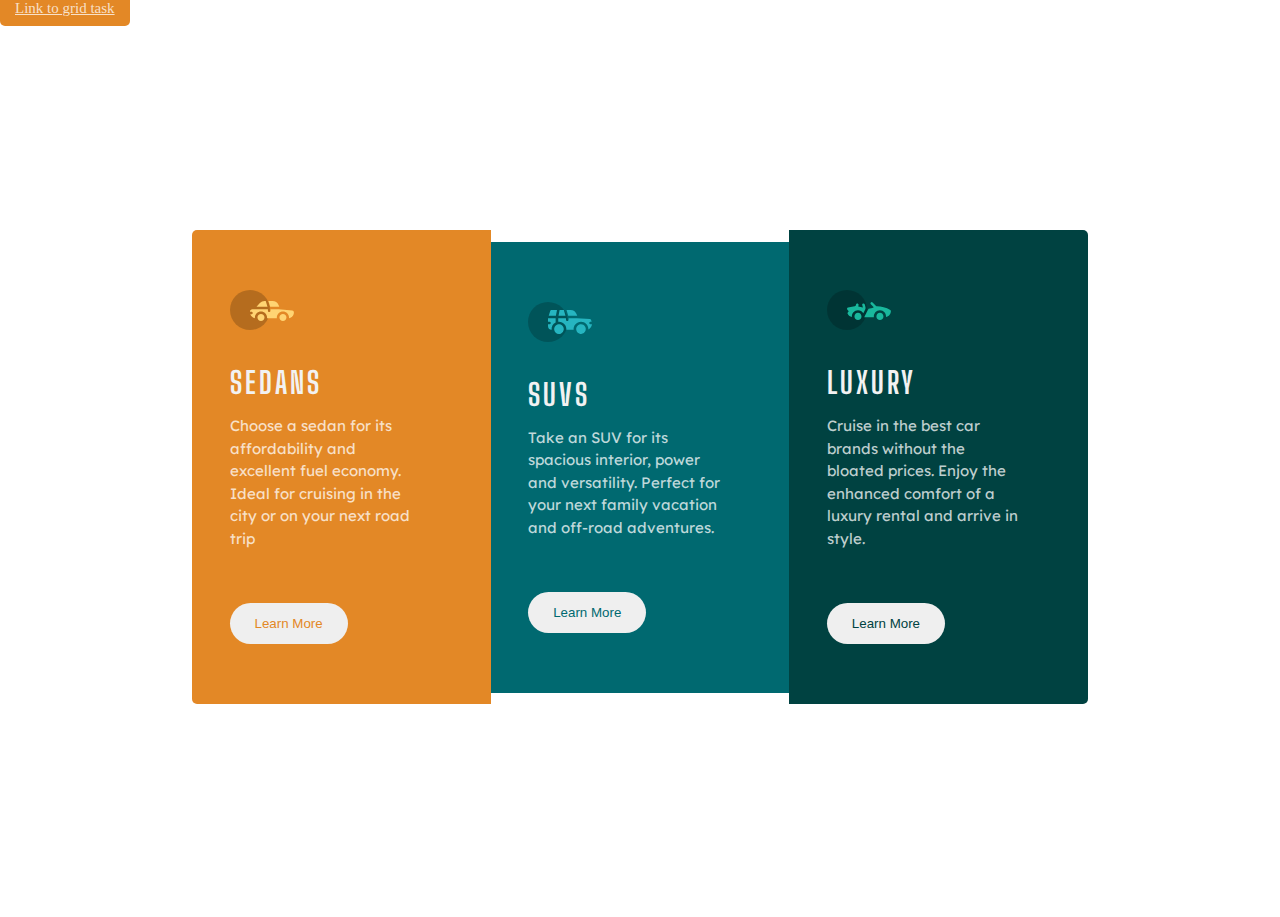
<file: index.html>
<!DOCTYPE html>
<html lang="en">
<head>
    <meta charset="UTF-8">
    <meta http-equiv="X-UA-Compatible" content="IE=edge">
    <meta name="viewport" content="width=device-width, initial-scale=1.0">
    <link rel="shortcut icon" href="favicon-32x32.png" type="image/x-icon">
    <link rel="stylesheet" href="index.css">
    <title>Flex page</title>
</head>
<body>
    <header>
        <a href="grid.html">Link to grid task</a>
    </header>

    
    <main>
        <section class="sedans">
            <div class="icon">
                <img src="images/icon-sedans.svg" alt="">
            </div>
            <div>
                <h1>SEDANS</h1>
                <p>Choose a sedan for its affordability and excellent fuel economy. 
                    Ideal for cruising in the city or on your next road trip
                </p>
            </div>
            <div class="btn">
                <button>Learn More</button>
            </div>
        </section>     
        <section class="suvs">
            <div class="icon">
                <img src="images/icon-suvs.svg" alt="">
            </div>
            <div>
                <h1>SUVS</h1>
                <p>Take an SUV for its spacious interior, power and versatility. 
                    Perfect for your next family vacation and off-road adventures.
                </p>
            </div>
            <div class="btn">
                <button>Learn More</button>
            </div>
        </section>       
        <section class="luxury">
            <div class="icon">
                <img src="images/icon-luxury.svg" alt="">
            </div>
            <div>
                <h1>LUXURY</h1>
                <p>Cruise in the best car brands without the bloated prices. 
                    Enjoy the enhanced comfort of a luxury rental and arrive in style.
                </p>
            </div>
            <div class="btn">
                <button>Learn More</button>
            </div>
        </section>             
    </main>

</body>
</html>
</file>
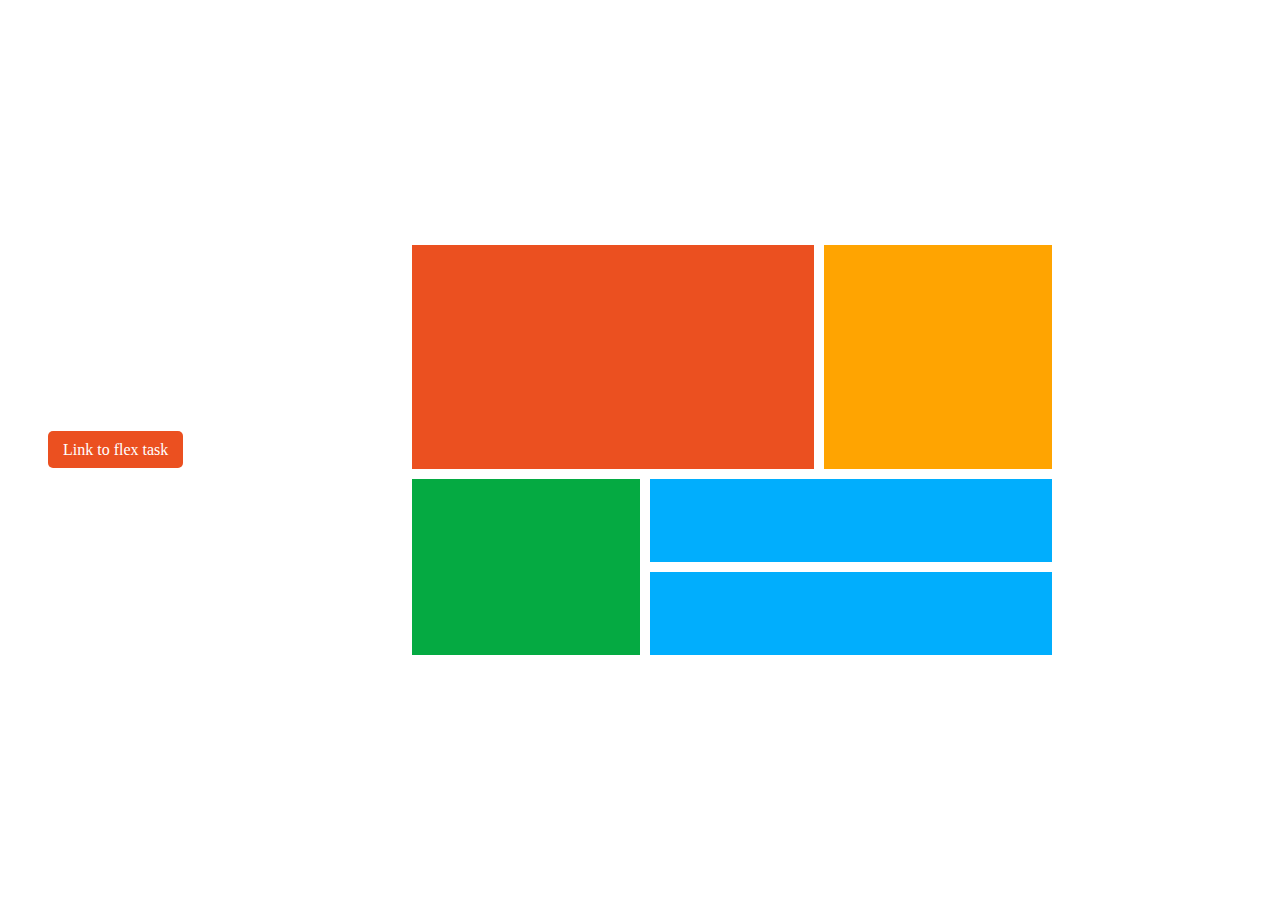
<file: grid.html>
<!DOCTYPE html>
<html lang="en">
<head>
    <meta charset="UTF-8">
    <meta http-equiv="X-UA-Compatible" content="IE=edge">
    <meta name="viewport" content="width=device-width, initial-scale=1.0">
    <title>CSS Grid</title>
    <link rel="stylesheet" href="grid.css">
</head>
<body>
    <header>
        <a href="index.html">Link to flex task</a>
    </header>

    <main>
        <div class="one"></div>
        <div class="two"></div>
        <div class="three"></div>
        <div class="four"></div>
        <div class="five"></div>
    </main>
</body>
</html>
</file>
<file: index.css>
@import url('https://fonts.googleapis.com/css2?family=Lexend+Deca&display=swap');
@import url('https://fonts.googleapis.com/css2?family=Big+Shoulders+Display&display=swap');

* {
    padding: 0;
    margin: 0;
    box-sizing: border-box;
}

:root {
    --col: hsl(31, 77%, 52%);
    --cyan: hsl(184, 100%, 22%);
    --dcyan: hsl(179, 100%, 13%);
    --para: hsla(0, 0%, 100%, 0.75);
    --bgheadbtn: hsl(0, 0%, 95%);
}

body {
    width: 100%;
    font-size: 15px;
    font-weight: 400;
}

header a {
    text-decoration: none;
    background-color: var(--col);
    padding: 10px 15px;
    border-radius: 5px;
    color: var(--para);
}

header a:hover {
    text-decoration: underline;
}

main {
    width: 70%;
    display: flex;
    align-items: center;
    justify-content: center;
    height: 100vh;
    margin: auto;
}

.sedans {
    background-color: var(--col);
    border-top-left-radius: 5px;
    border-bottom-left-radius: 5px;
}

.suvs {
    background-color: var(--cyan);
}

.luxury {
    background-color: var(--dcyan);
    border-top-right-radius: 5px;
    border-bottom-right-radius: 5px;
}

/* general */
.sedans, .suvs, .luxury {
    width: 100%;
    padding: 4em 3em 4em 2.5em;
}

h1 {
    font-family: 'Big Shoulders Display', cursive;
    font-size: 2em;
    color: var(--bgheadbtn);
    letter-spacing: 3px;
    padding-top: 1em;
}

p {
    font-family: 'Lexend Deca', sans-serif;
    font-size: 1em;
    font-weight: normal;
    padding: 1em 0 3.5em 0;
    color: var(--para);
    line-height: 1.5;
    width: 90%;
}

/* button */

button {
    border: none;
    border-radius: 50px;
    padding: 13px 25px;
}

.sedans button {
    color: var(--col);
}

.suvs button {
    color: var(--cyan);
}

.luxury button {
    color: var(--dcyan);
}

button:hover {
    background-color: initial;
    color: var(--bgheadbtn);
    cursor: pointer;
    border: 1px solid var(--bgheadbtn);
    padding: 10px 20px;
}
</file>
<file: grid.css>
* {
    padding: 0;
    margin: 0;
}

body {
    width: 100%;
    display: flex;
    place-items: center;
    min-height: 100vh;
}
header {
    margin-left: 3em;
}
header a{
    text-decoration: none;
    background-color: rgb(235,80,32);
    padding: 10px 15px;
    border-radius: 5px;
    color: white;
}

header a:hover {
    text-decoration: underline;
}

main {
    display: grid;
    grid-template-areas: 
    'a a b'
    'c d d'
    'c e e';
    gap: 10px;
    width: 50%;
    margin: auto;
}

main div {
    padding: 2em;
    text-align: center;
}

.one {
    background-color: rgb(235,80,32);
    grid-area: a;
    height: 10em;
}

.two {
    background-color: rgb(255,164,1);
    grid-area: b;
}

.three {
    background-color: rgb(5,170,66);
    grid-area: c;
    height: 7em;
}

.four {
    background-color: rgb(1,174,253);
    grid-area: d;
}

.five {
    background-color: rgb(1,174,253);
    grid-area: e;
}
</file>
